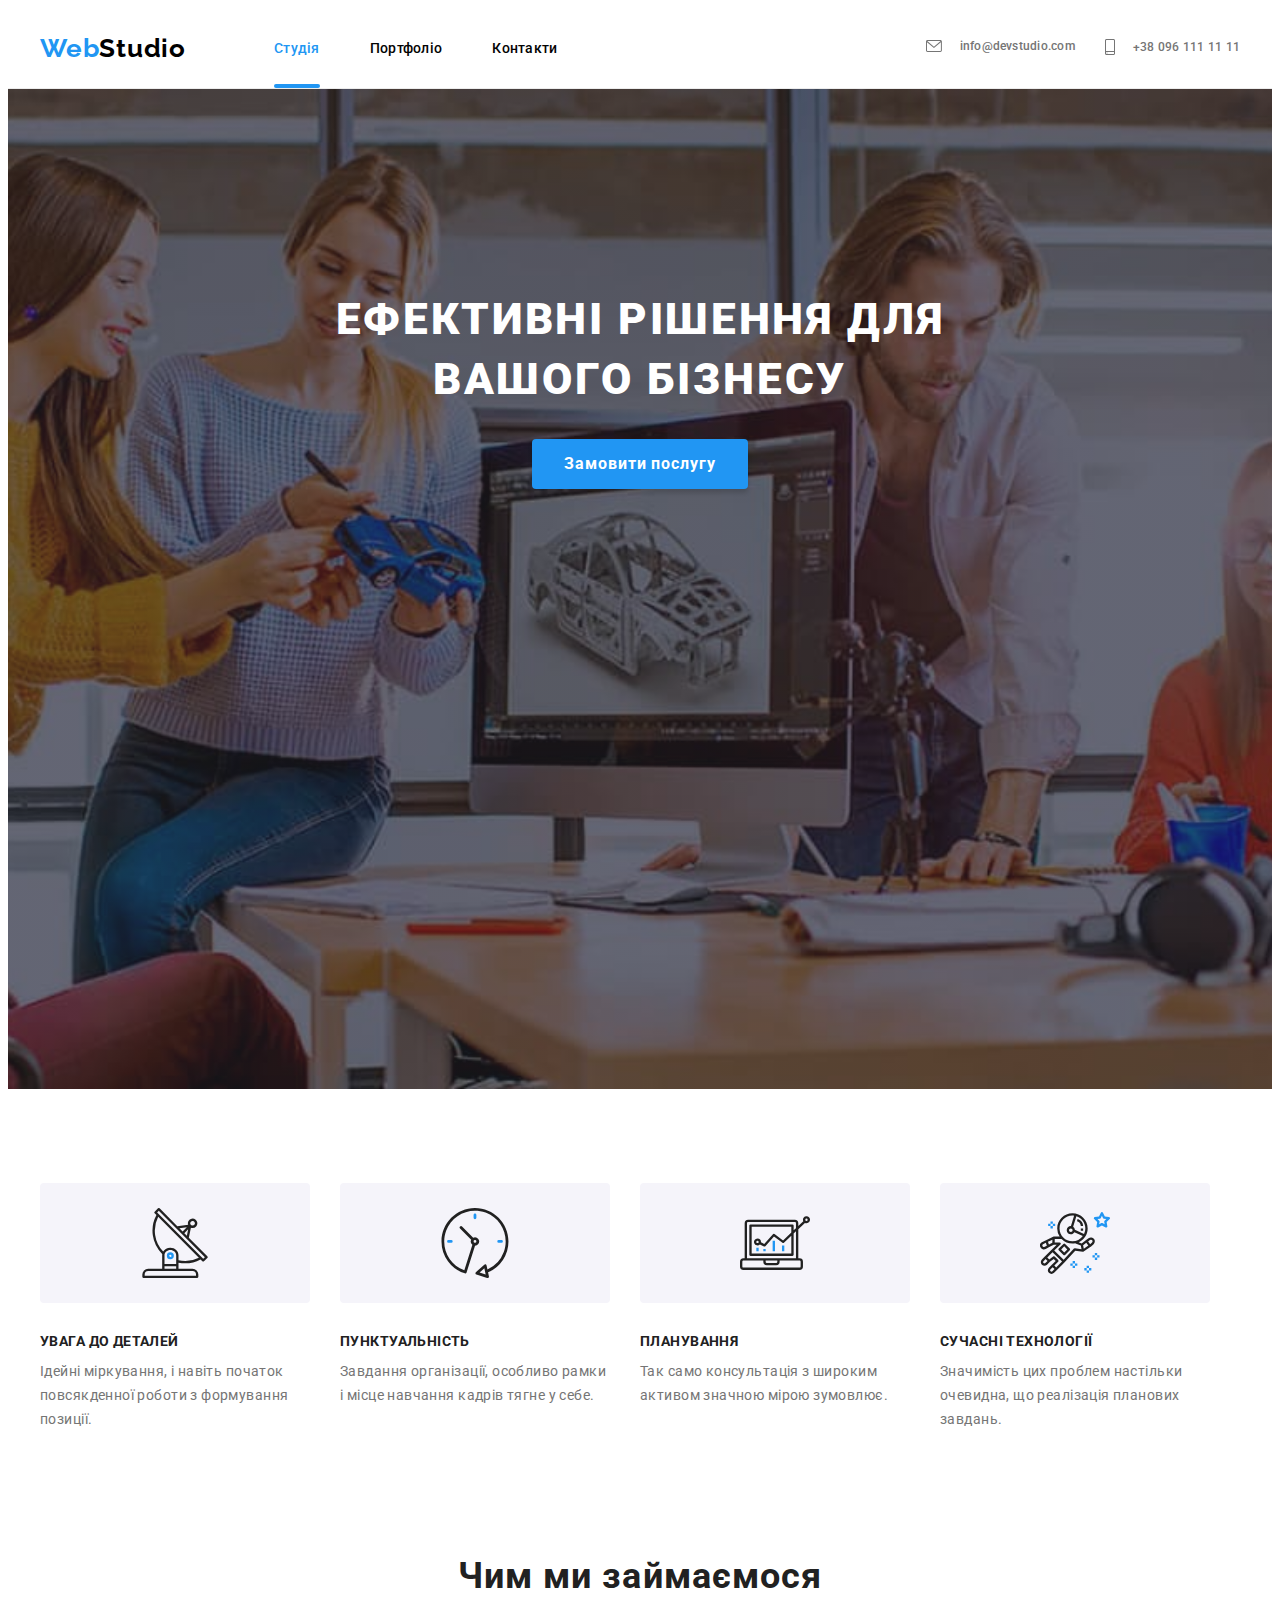
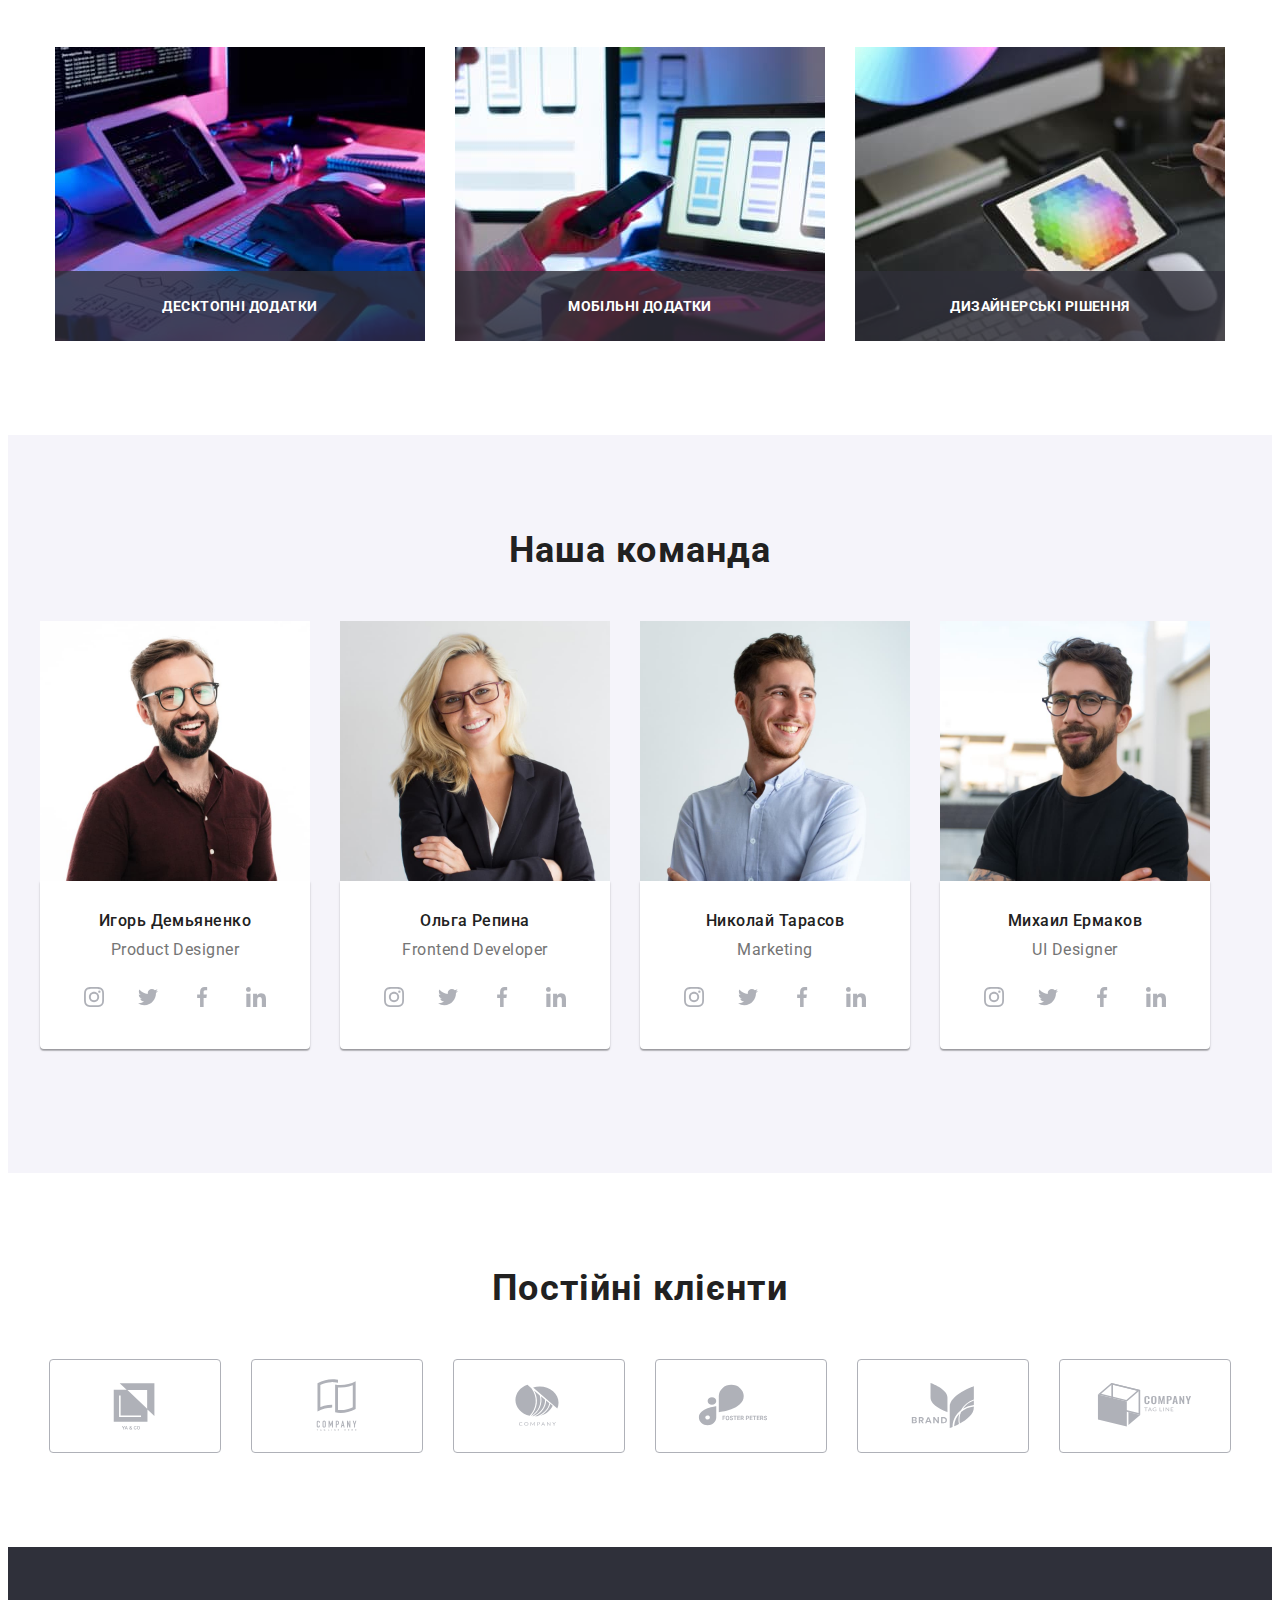
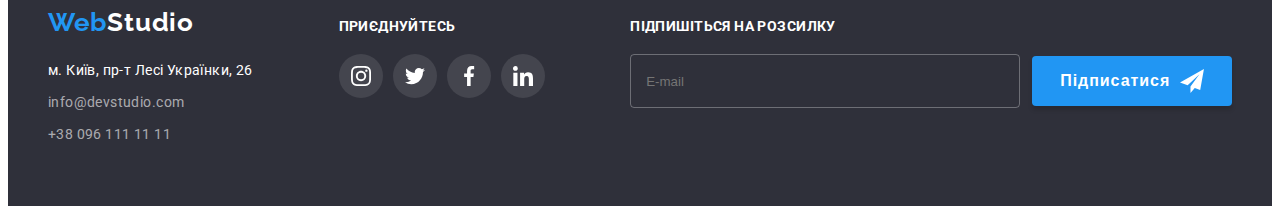
<file: index.html>
<!DOCTYPE html>
<html lang="uk">
  <head>
    <meta charset="UTF-8" />
    <meta http-equiv="X-UA-Compatible" content="IE=edge" />
    <meta name="viewport" content="width=device-width, initial-scale=1.0" />
    <title>Document</title>
    <link
      rel="stylesheet"
      href="https://cdnjs.cloudflare.com/ajax/libs/modern-normalize/1.1.0/modern-normalize.min.css"
      integrity="sha512-wpPYUAdjBVSE4KJnH1VR1HeZfpl1ub8YT/NKx4PuQ5NmX2tKuGu6U/JRp5y+Y8XG2tV+wKQpNHVUX03MfMFn9Q=="
      crossorigin="anonymous"
      referrerpolicy="no-referrer"
    />
    <link rel="preconnect" href="https://fonts.googleapis.com" />
    <link rel="preconnect" href="https://fonts.gstatic.com" crossorigin />
    <link
      href="https://fonts.googleapis.com/css2?family=Raleway:wght@700&family=Roboto:wght@400;500;700;900&display=swap"
      rel="stylesheet"
    />
    <link rel="stylesheet" href="./css/main.min.css" />
  </head>
  <body>
    <!--Header section-->
    <header class="header">
      <div class="container header__container">
        <a class="header-logo logo-dark link" lang="en" href="/">
          <span class="log">Web</span>Studio</a
        >
        <nav class="header__nav">
          <ul class="header__nav-list list">
            <li class="header__nav-item">
              <a class="header__nav-link header__nav-link-current link" href="/">Студія</a>
            </li>
            <li class="header__nav-item">
              <a class="header__nav-link link" href="./portfolio.html">Портфоліо</a>
            </li>
            <li class="header__nav-item"><a class="header__nav-link link" href="/">Контакти</a></li>
          </ul>
        </nav>
        <button class="mobile-menu-btn" type="button" data-menu-open>
          <svg class="mobile-menu-btn__icon" width="40" height="40">
            <use href="./images/icons.svg#icon-burger"></use>
          </svg>
        </button>
        <ul class="header__list list">
          <li class="header__item">
            <a class="header__link link" href="mailto:info@devstudio.com">
              <svg class="header__icon" width="16" height="12">
                <use href="./images/icons.svg#icon-mail"></use>
              </svg>
              info@devstudio.com</a
            >
          </li>
          <li class="header__item">
            <a class="header__link link" href="tel:+380961111111">
              <svg class="header__icon" width="10" height="16">
                <use href="./images/icons.svg#icon-smartphone"></use>
              </svg>
              +38 096 111 11 11</a
            >
          </li>
        </ul>
      </div>
      <div class="mobile-menu" data-menu>
        <div class="container mobile-menu__container">
          <button class="mobile-menu__close-btn" type="button" data-menu-close>
            <svg class="mobile-menu__close-icon" width="40" height="40">
              <use href="./images/icons.svg#icon-close-mobile"></use>
            </svg>
          </button>
          <ul class="mobile-menu__nav">
            <li class="mobile-menu__item list">
              <a class="mobile-menu__link mobile-menu__link-current link" href="/">Студія</a>
            </li>
            <li class="mobile-menu__item list">
              <a class="mobile-menu__link link" href="./portfolio.html">Портфоліо</a>
            </li>
            <li class="mobile-menu__item list">
              <a class="mobile-menu__link link" href="/">Контакти</a>
            </li>
          </ul>
          <ul class="mobile-menu__contacts">
            <li class="mobaile-menu__contact list"><a class="contaсt__link-tel link" href="tel:+380961111111">+38 096 111 11 11</a></li>
            <li class="mobaile-menu__contact list"><a class="contaсt__link-mail link" href="mailto:info@devstudio.com"">info@devstudio.com</a></li>
          </ul>
          <ul class="mobile-menu__socials">
            <li class="mobile-menu__social list"><a href="/" class="social__link link">Instagram</a></li>
            <li class="mobile-menu__social list"><a href="/" class="social__link link">Twitter</a></li>
            <li class="mobile-menu__social list"><a href="/" class="social__link link">Facebook</a></li>
            <li class="mobile-menu__social list"><a href="/" class="social__link link">LinkedIn</a></li>
          </ul>
        </div>
      </div>
    </header>
    <!-- Main section -->
    <main>
      <!--Hero section-->
      <section class="hero">
        <div class="container">
          <h1 class="hero__title">Ефективні рішення для вашого бізнесу</h1>
          <button class="hero__btn" type="button" data-modal-open>Замовити послугу</button>
        </div>
      </section>
      <!--Features section-->
      <section class="features section">
        <div class="container">
          <h2 class="features__title visually-hidden">Особливості</h2>
          <ul class="features__list list">
            <li class="features__item">
              <div class="features__thumb">
                <svg class="features__icon" width="70px" height="70px">
                  <use href="./images/icons.svg#icon-antenna"></use>
                </svg>
              </div>
              <h3 class="features__subtitle subtitle">УВАГА ДО ДЕТАЛЕЙ</h3>
              <p class="features__txt">
                Ідейні міркування, і навіть початок повсякденної роботи з формування позиції.
              </p>
            </li>
            <li class="features__item">
              <div class="features__thumb">
                <svg class="features__icon" width="70px" height="70px">
                  <use href="./images/icons.svg#icon-clock"></use>
                </svg>
              </div>
              <h3 class="features__subtitle subtitle">ПУНКТУАЛЬНІСТЬ</h3>
              <p class="features__txt">
                Завдання організації, особливо рамки і місце навчання кадрів тягне у себе.
              </p>
            </li>
            <li class="features__item">
              <div class="features__thumb">
                <svg class="features__icon" width="70px" height="70px">
                  <use href="./images/icons.svg#icon-diagram"></use>
                </svg>
              </div>
              <h3 class="features__subtitle subtitle">ПЛАНУВАННЯ</h3>
              <p class="features__txt">
                Так само консультація з широким активом значною мірою зумовлює.
              </p>
            </li>
            <li class="features__item">
              <div class="features__thumb">
                <svg class="features__icon" width="70px" height="70px">
                  <use href="./images/icons.svg#icon-astronaut"></use>
                </svg>
              </div>
              <h3 class="features__subtitle subtitle">СУЧАСНІ ТЕХНОЛОГІЇ</h3>
              <p class="features__txt">
                Значимість цих проблем настільки очевидна, що реалізація планових завдань.
              </p>
            </li>
          </ul>
        </div>
      </section>
      <!--Specialization section-->
      <section class="special section">
        <div class="container">
          <h2 class="title subtitle">Чим ми займаємося</h2>
          <ul class="special__list list">
            <li class="special__item">
              <img
                src="images/specialization/1img.jpg"
                alt="На столі монитор,планшет,клавіатура й конспект, з чім працюють руками"
                width="370"
                height="294"
              />
              <div class="special__overlay">
                <p class="special__text">Десктопні додатки</p>
              </div>
            </li>
            <li class="special__item">
              <img
                src="images/specialization/2img.jpg"
                alt="Сматрфон в одній руці, другою рукою на клавіатуре ноутбука"
                width="370"
                height="294"
              />
              <div class="special__overlay">
                <p class="special__text">Мобільні додатки</p>
              </div>
            </li>
            <li class="special__item">
              <img
                src="images/specialization/3img.jpg"
                alt="В руках планшет з пенселем"
                width="370"
                height="294"
              />
              <div class="special__overlay">
                <p class="special__text">Дизайнерські рішення</p>
              </div>
            </li>
          </ul>
        </div>
      </section>
      <!--Team section-->
      <section class="team section">
        <div class="container">
          <h2 class="title subtitle">Наша команда</h2>
          <ul class="team__list list">
            <li class="team__item ">
              <picture>
                <source srcset="./images/team/foto1-desktop.jpg 1x, ./images/team/foto1-desktop@2x.jpg 2x" media="(min-width: 1200px)"/>
                <source srcset="./images/team/foto1-tablet.jpg 1x, ./images/team/foto1-tablet@2x.jpg 2x" media="(min-width: 768px)"/>
                <source srcset="./images/team/foto1-mobile.jpg 1x, ./images/team/foto1-mobile@2x.jpg 2x" media="(max-width: 767px)"/>
              <img class="team__img"
                src="images/team/foto1-mobile.jpg"
                alt="Фотографія посміхаючого чоловіка в прозорих окулярах"/>
              </picture>
              <div class="team__wrapper">
                <h3 class="team__name subtitle">Игорь Демьяненко</h3>
                <p class="team__prof" lang="en">Product Designer</p>
                <ul class="socials__list list">
                  <li class="socials__item">
                    <a
                      class="socials__link link"
                      href=""
                      target="_blank"
                      rel="noreferrer noopener"
                      aria-label="instagram"
                    >
                      <svg class="socials__icon" width="20" height="20">
                        <use href="./images/icons.svg#icon-instagram"></use>
                      </svg>
                    </a>
                  </li>
                  <li class="socials__item">
                    <a
                      class="socials__link link"
                      href=""
                      target="_blank"
                      rel="noreferrer noopener"
                      aria-label="twitter"
                    >
                      <svg class="socials__icon" width="20" height="20">
                        <use href="./images/icons.svg#icon-twitter"></use></svg
                    ></a>
                  </li>
                  <li class="socials__item">
                    <a
                      class="socials__link link"
                      href=""
                      target="_blank"
                      rel="noreferrer noopener"
                      aria-label="facebook"
                    >
                      <svg class="socials__icon" width="20" height="20">
                        <use href="./images/icons.svg#icon-facebook"></use></svg
                    ></a>
                  </li>
                  <li class="socials__item">
                    <a
                      class="socials__link link"
                      href=""
                      target="_blank"
                      rel="noreferrer noopener"
                      aria-label="linkedin"
                    >
                      <svg class="socials__icon" width="20" height="20">
                        <use href="./images/icons.svg#icon-linkedin"></use></svg
                    ></a>
                  </li>
                </ul>
              </div>
            </li>
            <li class="team__item ">
              <picture>
                <source srcset="./images/team/foto2-desktop.jpg 1x, ./images/team/foto2-desktop@2x.jpg 2x" media="(min-width: 1200px)"/>
                <source srcset="./images/team/foto2-tablet.jpg 1x, ./images/team/foto2-tablet@2x.jpg 2x" media="(min-width: 768px)"/>
                <source srcset="./images/team/foto2-mobile.jpg 1x, ./images/team/foto2-mobile@2x.jpg 2x" media="(max-width: 767px)"/>
                <img class="team__img"
                src="images/team/foto2-mobile.jpg"
                alt="Фотографія посміхаючої жінки в прозорих окулярах"/>
              </picture>  
              <div class="team__wrapper">
                <h3 class="team__name subtitle">Ольга Репина</h3>
                <p class="team__prof" lang="en">Frontend Developer</p>
                <ul class="socials__list list">
                  <li class="socials__item">
                    <a
                      class="socials__link link"
                      href=""
                      target="_blank"
                      rel="noreferrer noopener"
                      aria-label="instagram"
                    >
                      <svg class="socials__icon" width="20" height="20">
                        <use href="./images/icons.svg#icon-instagram"></use>
                      </svg>
                    </a>
                  </li>
                  <li class="socials__item">
                    <a
                      class="socials__link link"
                      href=""
                      target="_blank"
                      rel="noreferrer noopener"
                      aria-label="twitter"
                    >
                      <svg class="socials__icon" width="20" height="20">
                        <use href="./images/icons.svg#icon-twitter"></use></svg
                    ></a>
                  </li>
                  <li class="socials__item">
                    <a
                      class="socials__link link"
                      href=""
                      target="_blank"
                      rel="noreferrer noopener"
                      aria-label="facebook"
                    >
                      <svg class="socials__icon" width="20" height="20">
                        <use href="./images/icons.svg#icon-facebook"></use></svg
                    ></a>
                  </li>
                  <li class="socials__item">
                    <a
                      class="socials__link link"
                      href=""
                      target="_blank"
                      rel="noreferrer noopener"
                      aria-label="linkedin"
                    >
                      <svg class="socials__icon" width="20" height="20">
                        <use href="./images/icons.svg#icon-linkedin"></use></svg
                    ></a>
                  </li>
                </ul>
              </div>
            </li>
            <li class="team__item ">
              <picture>
                <source srcset="./images/team/foto3-desktop.jpg 1x, ./images/team/foto3-desktop@2x.jpg 2x" media="(min-width: 1200px)"/>
                <source srcset="./images/team/foto3-tablet.jpg 1x, ./images/team/foto3-tablet@2x.jpg 2x" media="(min-width: 768px)"/>
                <source srcset="./images/team/foto3-mobile.jpg 1x, ./images/team/foto3-mobile@2x.jpg 2x" media="(max-width: 767px)"/>
              <img class="team__img"
                src="images/team/foto3-mobile.jpg"
                alt="Фотографія посміхаючого чоловіка"/>
              </picture>
              <div class="team__wrapper">
                <h3 class="team__name subtitle">Николай Тарасов</h3>
                <p class="team__prof" lang="en">Marketing</p>
                <ul class="socials__list list">
                  <li class="socials__item">
                    <a
                      class="socials__link link"
                      href=""
                      target="_blank"
                      rel="noreferrer noopener"
                      aria-label="instagram"
                    >
                      <svg class="socials__icon" width="20" height="20">
                        <use href="./images/icons.svg#icon-instagram"></use>
                      </svg>
                    </a>
                  </li>
                  <li class="socials__item">
                    <a
                      class="socials__link link"
                      href=""
                      target="_blank"
                      rel="noreferrer noopener"
                      aria-label="twitter"
                    >
                      <svg class="socials__icon" width="20" height="20">
                        <use href="./images/icons.svg#icon-twitter"></use></svg
                    ></a>
                  </li>
                  <li class="socials__item">
                    <a
                      class="socials__link link"
                      href=""
                      target="_blank"
                      rel="noreferrer noopener"
                      aria-label="facebook"
                    >
                      <svg class="socials__icon" width="20" height="20">
                        <use href="./images/icons.svg#icon-facebook"></use></svg
                    ></a>
                  </li>
                  <li class="socials__item">
                    <a
                      class="socials__link link"
                      href=""
                      target="_blank"
                      rel="noreferrer noopener"
                      aria-label="linkedin"
                    >
                      <svg class="socials__icon" width="20" height="20">
                        <use href="./images/icons.svg#icon-linkedin"></use></svg
                    ></a>
                  </li>
                </ul>
              </div>
            </li>
            <li class="team__item ">
              <picture>
                <source srcset="./images/team/foto4-desktop.jpg 1x, ./images/team/foto4-desktop@2x.jpg 2x" media="(min-width: 1200px)"/>
                <source srcset="./images/team/foto4-tablet.jpg 1x, ./images/team/foto4-tablet@2x.jpg 2x" media="(min-width: 768px)"/>
                <source srcset="./images/team/foto4-mobile.jpg 1x, ./images/team/foto4-mobile@2x.jpg 2x" media="(max-width: 767px)"/>
              <img class="team__img"
                src="images/team/foto4-mobile.jpg"
                alt="Фотографія посміхаючого чоловіка"/>
              </picture>
              <div class="team__wrapper">
                <h3 class="team__name subtitle">Михаил Ермаков</h3>
                <p class="team__prof" lang="en">UI Designer</p>
                <ul class="socials__list list">
                  <li class="socials__item">
                    <a
                      class="socials__link link"
                      href=""
                      target="_blank"
                      rel="noreferrer noopener"
                      aria-label="instagram"
                    >
                      <svg class="socials__icon" width="20" height="20">
                        <use href="./images/icons.svg#icon-instagram"></use>
                      </svg>
                    </a>
                  </li>
                  <li class="socials__item">
                    <a
                      class="socials__link link"
                      href=""
                      target="_blank"
                      rel="noreferrer noopener"
                      aria-label="twitter"
                    >
                      <svg class="socials__icon" width="20" height="20">
                        <use href="./images/icons.svg#icon-twitter"></use></svg
                    ></a>
                  </li>
                  <li class="socials__item">
                    <a
                      class="socials__link link"
                      href=""
                      target="_blank"
                      rel="noreferrer noopener"
                      aria-label="facebook"
                    >
                      <svg class="socials__icon" width="20" height="20">
                        <use href="./images/icons.svg#icon-facebook"></use></svg
                    ></a>
                  </li>
                  <li class="socials__item">
                    <a
                      class="socials__link link"
                      href=""
                      target="_blank"
                      rel="noreferrer noopener"
                      aria-label="linkedin"
                    >
                      <svg class="socials__icon" width="20" height="20">
                        <use href="./images/icons.svg#icon-linkedin"></use></svg
                    ></a>
                  </li>
                </ul>
              </div>
            </li>
          </ul>
        </div>
      </section>
      <!-- Clients section -->
      <section class="clients section">
        <div class="container">
          <h2 class="clients-title">Постійні клієнти</h2>
          <ul class="clients-list list">
            <li class="clients-item">
              <a class="clients-link link" href=""
                ><svg class="clients-icon" width="106" height="60">
                  <use href="./images/icons.svg#icon-logo"></use></svg
              ></a>
            </li>
            <li class="clients-item">
              <a class="clients-link link" href=""
                ><svg class="clients-icon" width="106" height="60">
                  <use href="./images/icons.svg#icon-logo-1"></use></svg
              ></a>
            </li>
            <li class="clients-item">
              <a class="clients-link link" href=""
                ><svg class="clients-icon" width="106" height="60">
                  <use href="./images/icons.svg#icon-logo-2"></use></svg
              ></a>
            </li>
            <li class="clients-item">
              <a class="clients-link link" href=""
                ><svg class="clients-icon" width="106" height="60">
                  <use href="./images/icons.svg#icon-logo-3"></use></svg
              ></a>
            </li>
            <li class="clients-item">
              <a class="clients-link link" href=""
                ><svg class="clients-icon" width="106" height="60">
                  <use href="./images/icons.svg#icon-logo-4"></use></svg
              ></a>
            </li>
            <li class="clients-item">
              <a class="clients-link link" href=""
                ><svg class="clients-icon" width="106" height="60">
                  <use href="./images/icons.svg#icon-logo-5"></use></svg
              ></a>
            </li>
          </ul>
        </div>
      </section>
    </main>
    <!--Footer section-->
    <footer class="footer">
      <div class="container footer__container">
        <div class="footer-group">
          <div class="footer-contacts">
            <a class="footer-logo logo-light link" lang="en" href="/">
              <span class="log">Web</span>Studio</a
            >
            <address class="footer-address">
              <p class="footer-address-txt">м. Київ, пр-т Лесі Українки, 26</p>
              <ul class="footer-address-list list">
                <li class="footer-address-list-item">
                  <a class="footer-address-list-item-link link" href="mailto:info@devstudio.com"
                    >info@devstudio.com</a
                  >
                </li>
                <li class="footer-address-list-item">
                  <a class="footer-address-list-item-link link" href="tel:+380961111111"
                    >+38 096 111 11 11</a
                  >
                </li>
              </ul>
            </address>
          </div>
          <div class="footer-socials">
            <p class="footer-title">приєднуйтесь</p>
            <ul class="footer-socials-list list">
              <li class="footer-socials-item">
                <a
                  class="footer-socials-link link"
                  href=""
                  target="_blank"
                  rel="noreferrer noopener"
                  aria-label="instagram"
                >
                  <svg class="footer-socials-icon" width="20" height="20">
                    <use href="./images/icons.svg#icon-instagram"></use>
                  </svg>
                </a>
              </li>
              <li class="footer-socials-item">
                <a
                  class="footer-socials-link link"
                  href=""
                  target="_blank"
                  rel="noreferrer noopener"
                  aria-label="twitter"
                >
                  <svg class="footer-socials-icon" width="20" height="20">
                    <use href="./images/icons.svg#icon-twitter"></use></svg
                ></a>
              </li>
              <li class="footer-socials-item">
                <a
                  class="footer-socials-link link"
                  href=""
                  target="_blank"
                  rel="noreferrer noopener"
                  aria-label="facebook"
                >
                  <svg class="footer-socials-icon" width="20" height="20">
                    <use href="./images/icons.svg#icon-facebook"></use></svg
                ></a>
              </li>
              <li class="footer-socials-item">
                <a
                  class="footer-socials-link link"
                  href=""
                  target="_blank"
                  rel="noreferrer noopener"
                  aria-label="linkedin"
                >
                  <svg class="footer-socials-icon" width="20" height="20">
                    <use href="./images/icons.svg#icon-linkedin"></use></svg
                ></a>
              </li>
            </ul>
          </div>
          <div class="footer-subs">
            <p class="footer-subs-title">Підпишіться на розсилку</p>
            <form class="footer-subs-form">
              <label class="footer-subs-group">
                <input
                  class="footer-subs-input"
                  type="email"
                  name="user-mail"
                  placeholder="E-mail"
                  required
                />
              </label>
              <button class="footer-subs-btn" type="submit">
                Підписатися
                <svg class="footer-subs-btn-icon" width="24px" height="24px">
                  <use href="./images/icons.svg#icon-icon-send"></use>
                </svg>
              </button>
            </form>
          </div>
        </div>
      </div>
    </footer>
    <!-- Modal window-->
    <div class="backdrop is-hidden" data-modal>
      <div class="modal">
        <button class="modal-btn" data-modal-close>
          <svg class="modal-btn-icon" width="18px" height="18px">
            <use href="./images/icons.svg#icon-close-black-18dp-2-1"></use>
          </svg>
        </button>
        <form class="register-form">
          <strong class="register-form-title">Залиште свої дані, ми вам передзвонимо</strong>
          <div class="register-form-group" role="group">
            <label class="register-form-wrap">
              <span class="register-form-label">Ім'я</span>
              <input
                class="register-form-input"
                type="text"
                name="username"
                required
                minlength="3"
              />
              <svg class="register-form-icon" width="18" height="18">
                <use href="./images/icons.svg#icon-person"></use>
              </svg>
            </label>
            <label class="register-form-wrap">
              <span class="register-form-label">Телефон</span>
              <input
                class="register-form-input"
                type="tel"
                name="phone_number"
                required
                maxlength="12"
              />
              <svg class="register-form-icon" width="18" height="18">
                <use href="./images/icons.svg#icon-phone"></use>
              </svg>
            </label>
            <label class="register-form-wrap">
              <span class="register-form-label">Пошта</span>
              <input class="register-form-input" type="email" name="email" required />
              <svg class="register-form-icon" width="18" height="18">
                <use href="./images/icons.svg#icon-email"></use>
              </svg>
            </label>
            <label class="register-form-wrap">
              <span class="register-form-label">Коментар</span>
              <textarea class="register-form-message" placeholder="Введіть текст"></textarea>
            </label>
          </div>
          <label class="register-form-agreement">
            <input
              class="register-checkbox visually-hidden"
              type="checkbox"
              name="agreement"
              required
            />
            <svg class="register-icon" width="16" height="15">
              <use class="register-icon-uncheck" href="./images/icons.svg#icon-Vector"></use>
              <use class="register-icon-check" href="./images/icons.svg#icon-check"></use>
            </svg>
            <span class="register-form-agreement-text"
              >Погоджуюся з розсилкою та приймаю
              <a class="register-form-agreement-link" href="">Умови договору</a></span
            >
          </label>
          <button class="register-form-btn" type="submit">Відправити</button>
        </form>
      </div>
    </div>
  
    <script src="./js/menu.js"></script>
    <script src="./js/modal.js"></script>
  </body>
</html>
</file>
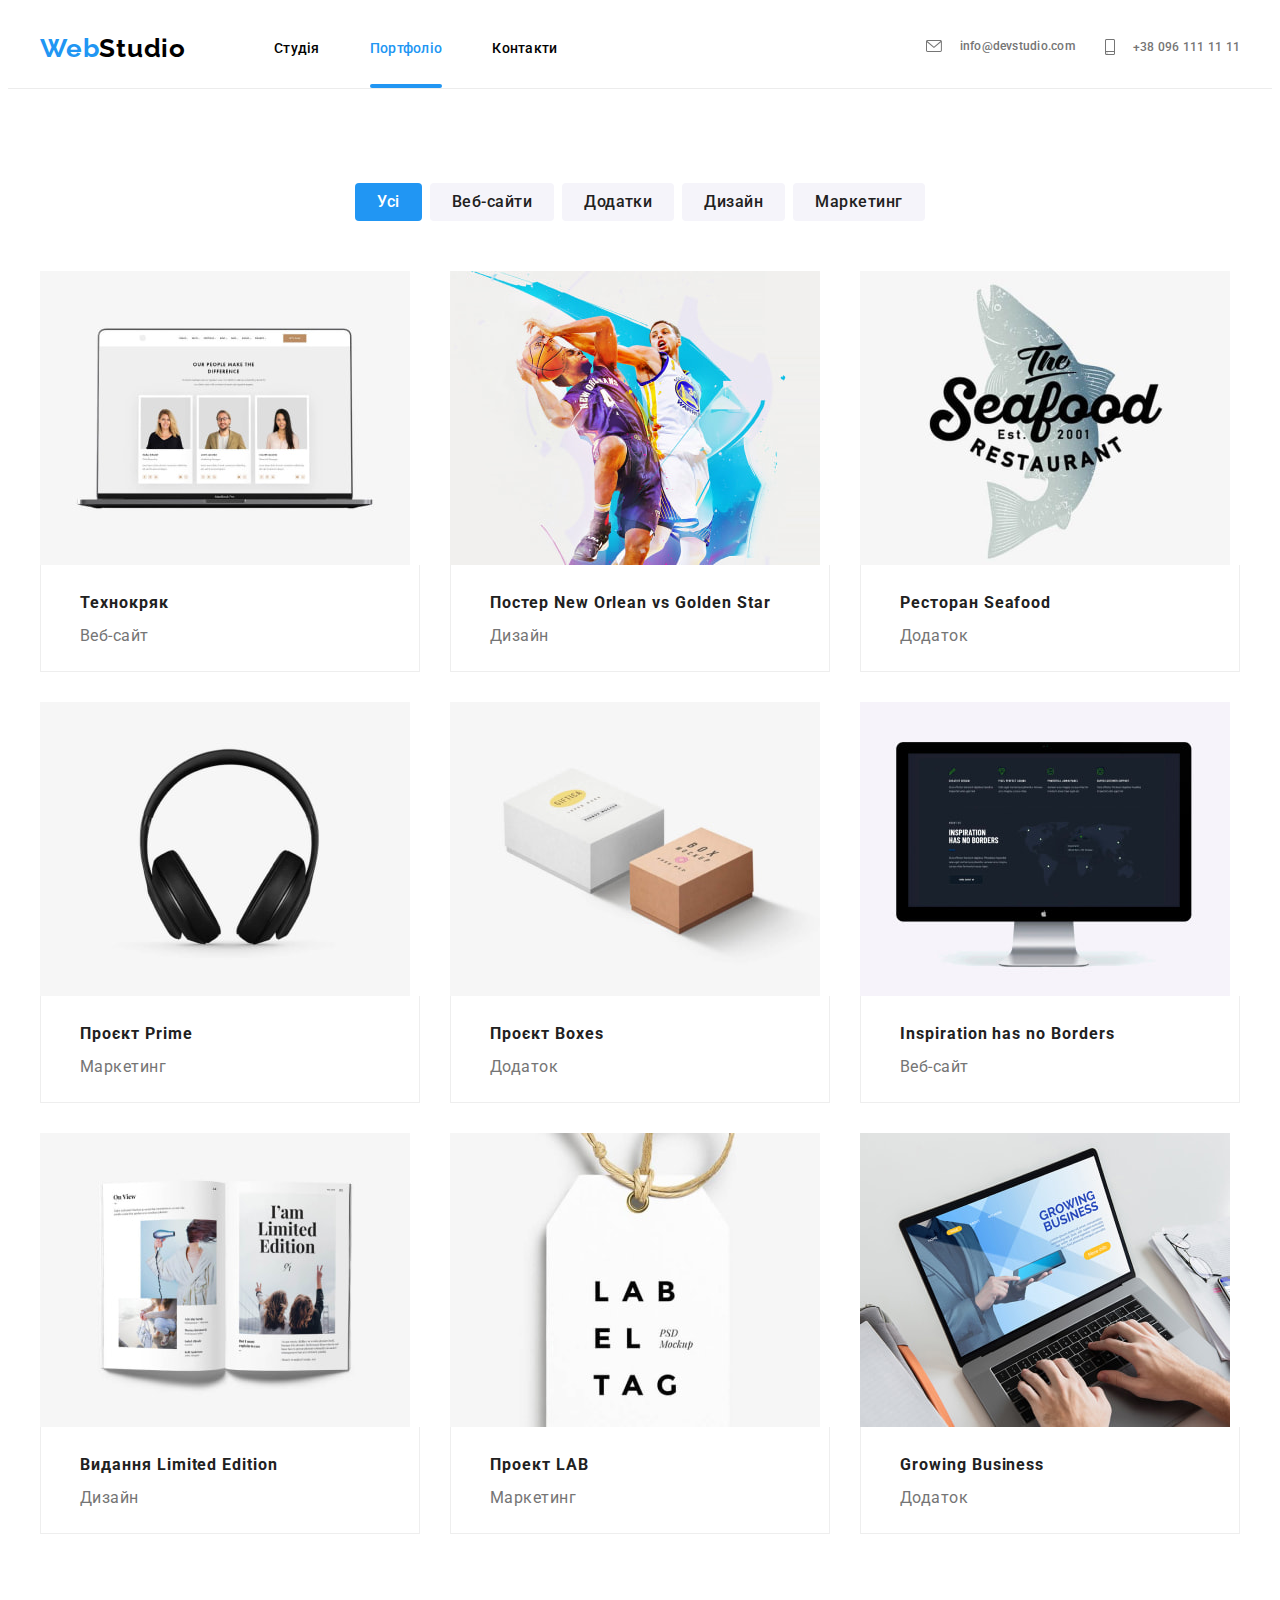
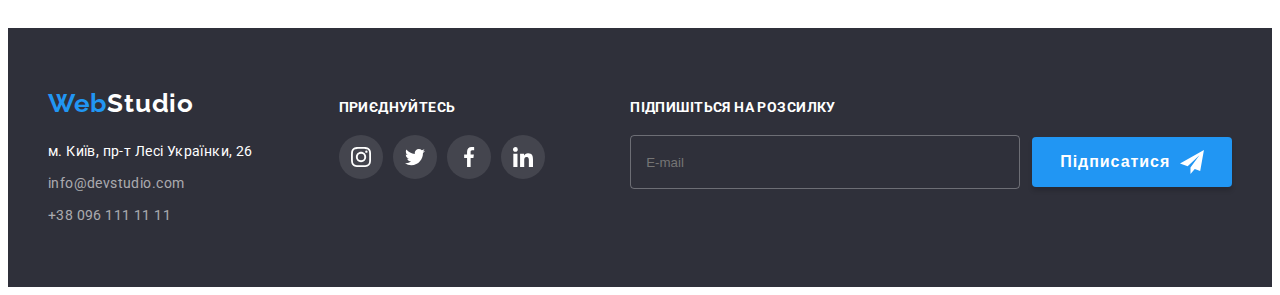
<file: portfolio.html>
<!DOCTYPE html>
<html lang="uk">
  <head>
    <meta charset="UTF-8" />
    <meta http-equiv="X-UA-Compatible" content="IE=edge" />
    <meta name="viewport" content="width=device-width, initial-scale=1.0" />
    <title>Document</title>
    <link
      rel="stylesheet"
      href="https://cdnjs.cloudflare.com/ajax/libs/modern-normalize/1.1.0/modern-normalize.min.css"
      integrity="sha512-wpPYUAdjBVSE4KJnH1VR1HeZfpl1ub8YT/NKx4PuQ5NmX2tKuGu6U/JRp5y+Y8XG2tV+wKQpNHVUX03MfMFn9Q=="
      crossorigin="anonymous"
      referrerpolicy="no-referrer"
    />
    <link rel="preconnect" href="https://fonts.googleapis.com" />
    <link rel="preconnect" href="https://fonts.gstatic.com" crossorigin />
    <link
      href="https://fonts.googleapis.com/css2?family=Raleway:wght@700&family=Roboto:wght@400;500;700;900&display=swap"
      rel="stylesheet"
    />
    <link rel="stylesheet" href="./css/main.min.css" />
  </head>
  <body>
    <!--Header section-->
     <header class="header">
      <div class="container header__container">
        <a class="header-logo logo-dark link" lang="en" href="/">
          <span class="log">Web</span>Studio</a
        >
        <nav class="header__nav">
          <ul class="header__nav-list list">
            <li class="header__nav-item">
              <a class="header__nav-link link" href="./index.html">Студія</a>
            </li>
            <li class="header__nav-item">
              <a class="header__nav-link header__nav-link-current link" href="./portfolio.html">Портфоліо</a>
            </li>
            <li class="header__nav-item"><a class="header__nav-link link" href="/">Контакти</a></li>
          </ul>
        </nav>
        <button class="mobile-menu-btn" type="button" data-menu-open>
          <svg class="mobile-menu-btn__icon" width="40" height="40">
            <use href="./images/icons.svg#icon-burger"></use>
          </svg>
        </button>
        <ul class="header__list list">
          <li class="header__item">
            <a class="header__link link" href="mailto:info@devstudio.com">
              <svg class="header__icon" width="16" height="12">
                <use href="./images/icons.svg#icon-mail"></use>
              </svg>
              info@devstudio.com</a
            >
          </li>
          <li class="header__item">
            <a class="header__link link" href="tel:+380961111111">
              <svg class="header__icon" width="10" height="16">
                <use href="./images/icons.svg#icon-smartphone"></use>
              </svg>
              +38 096 111 11 11</a
            >
          </li>
        </ul>
      </div>
      <div class="mobile-menu" data-menu>
        <div class="container mobile-menu__container">
          <button class="mobile-menu__close-btn" type="button" data-menu-close>
            <svg class="mobile-menu__close-icon" width="40" height="40">
              <use href="./images/icons.svg#icon-close-mobile"></use>
            </svg>
          </button>
          <ul class="mobile-menu__nav">
            <li class="mobile-menu__item list">
              <a class="mobile-menu__link link" href="./index.html">Студія</a>
            </li>
            <li class="mobile-menu__item list">
              <a class="mobile-menu__link mobile-menu__link-current link" href="/">Портфоліо</a>
            </li>
            <li class="mobile-menu__item list">
              <a class="mobile-menu__link link" href="/">Контакти</a>
            </li>
          </ul>
          <ul class="mobile-menu__contacts">
            <li class="mobaile-menu__contact list"><a class="contaсt__link-tel link" href="tel:+380961111111">+38 096 111 11 11</a></li>
            <li class="mobaile-menu__contact list"><a class="contaсt__link-mail link" href="mailto:info@devstudio.com"">info@devstudio.com</a></li>
          </ul>
          <ul class="mobile-menu__socials">
            <li class="mobile-menu__social list"><a href="/" class="social__link link">Instagram</a></li>
            <li class="mobile-menu__social list"><a href="/" class="social__link link">Twitter</a></li>
            <li class="mobile-menu__social list"><a href="/" class="social__link link">Facebook</a></li>
            <li class="mobile-menu__social list"><a href="/" class="social__link link">LinkedIn</a></li>
          </ul>
        </div>
      </div>
    </header>
    <!-- Main section portfolio-->
    <main>
      <section class="portfolio section">
        <div class="container">
          <h1 class="visually-hidden">Портфоліо</h1>
          <ul class="portfolio-filtr list">
            <li class="">
              <button class="portfolio-filtr-btn btn-current" type="button">Усі</button>
            </li>
            <li class="">
              <button class="portfolio-filtr-btn" type="button">Веб-сайти</button>
            </li>
            <li class="">
              <button class="portfolio-filtr-btn" type="button">Додатки</button>
            </li>
            <li class="">
              <button class="portfolio-filtr-btn" type="button">Дизайн</button>
            </li>
            <li class="">
              <button class="portfolio-filtr-btn" type="button">Маркетинг</button>
            </li>
          </ul>
          <ul class="portfolio-list list card-set">
            <li class="card-set-item portfolio-item">
              <a class="portfolio-link link" href="">
                <div class="portfolio-item-overlay">
                  <picture>
                  <source srcset="./images/portfolio/img1-desktop.jpg 1x, ./images/portfolio/img1-desktop@2x.jpg 2x" media="(min-width: 1200px)"/>
                  <source srcset="./images/portfolio/img1-tablet.jpg 1x, ./images/portfolio/img1-tablet@2x.jpg 2x" media="(min-width: 768px)"/>  
                  <source srcset="./images/portfolio/img1-mobile.jpg 1x, ./images/portfolio/img1-mobile@2x.jpg 2x" media="(max-width: 767px)"/>    
                  <img
                    class="portfolio-img"
                    src="./images/portfolio/img1-mobile.jpg"
                    alt="Відкритий ноутбук"
                  />
                </picture>
                  <div class="portfolio-overlay">
                    <p class="portfolio-overlay-txt">
                      Ресурс пропонує комплексні пропозиції з різним рівнем функціоналу та сервісів.
                      Все це дозволить відвідувачу отримати вичерпні відомості про компанію чи
                      приватну особу.
                    </p>
                  </div>
                </div>
                <div class="portfolio-wrapper">
                  <h2 class="portfolio-subtitle">Технокряк</h2>
                  <p class="portfolio-txt">Веб-сайт</p>
                </div>
              </a>
            </li>
            <li class="card-set-item portfolio-item">
              <a class="portfolio-link link" href="">
                <div class="portfolio-item-overlay">
                  <picture>
                  <source srcset="./images/portfolio/img2-desktop.jpg 1x, ./images/portfolio/img2-desktop@2x.jpg 2x" media="(min-width: 1200px)"/>
                  <source srcset="./images/portfolio/img2-tablet.jpg 1x, ./images/portfolio/img2-tablet@2x.jpg 2x" media="(min-width: 768px)"/>  
                  <source srcset="./images/portfolio/img2-mobile.jpg 1x, ./images/portfolio/img2-mobile@2x.jpg 2x" media="(max-width: 767px)"/>
                  <img
                    class="portfolio-img"
                    src="./images/portfolio/img2-mobile.jpg"
                    alt="Два баскетболіста с м'ячем"
                  />
                  </picture>
                  <div class="portfolio-overlay">
                    <p class="portfolio-overlay-txt">
                      Ресурс пропонує комплексні пропозиції з різним рівнем функціоналу та сервісів.
                      Все це дозволить відвідувачу отримати вичерпні відомості про компанію чи
                      приватну особу.
                    </p>
                  </div>
                </div>
                <div class="portfolio-wrapper">
                  <h2 class="portfolio-subtitle">Постер New Orlean vs Golden Star</h2>
                  <p class="portfolio-txt">Дизайн</p>
                </div>
              </a>
            </li>
            <li class="card-set-item portfolio-item">
              <a class="portfolio-link link" href="">
                <div class="portfolio-item-overlay">
                  <picture>
                  <source srcset="./images/portfolio/img3-desktop.jpg 1x, ./images/portfolio/img3-desktop@2x.jpg 2x" media="(min-width: 1200px)"/>
                  <source srcset="./images/portfolio/img3-tablet.jpg 1x, ./images/portfolio/img3-tablet@2x.jpg 2x" media="(min-width: 768px)"/>  
                  <source srcset="./images/portfolio/img3-mobile.jpg 1x, ./images/portfolio/img3-mobile@2x.jpg 2x" media="(max-width: 767px)"/>
                  <img
                    class="portfolio-img"
                    src="./images/portfolio/img3-mobile.jpg"
                    alt="Логотип у формі риби"
                  />
                  </picture>
                  <div class="portfolio-overlay">
                    <p class="portfolio-overlay-txt">
                      Ресурс пропонує комплексні пропозиції з різним рівнем функціоналу та сервісів.
                      Все це дозволить відвідувачу отримати вичерпні відомості про компанію чи
                      приватну особу.
                    </p>
                  </div>
                </div>
                <div class="portfolio-wrapper">
                  <h2 class="portfolio-subtitle">Ресторан Seafood</h2>
                  <p class="portfolio-txt">Додаток</p>
                </div>
              </a>
            </li>
            <li class="card-set-item portfolio-item">
              <a class="portfolio-link link" href="">
                <div class="portfolio-item-overlay">
                  <picture>
                  <source srcset="./images/portfolio/img4-desktop.jpg 1x, ./images/portfolio/img4-desktop@2x.jpg 2x" media="(min-width: 1200px)"/>
                  <source srcset="./images/portfolio/img4-tablet.jpg 1x, ./images/portfolio/img4-tablet@2x.jpg 2x" media="(min-width: 768px)"/>  
                  <source srcset="./images/portfolio/img4-mobile.jpg 1x, ./images/portfolio/img4-mobile@2x.jpg 2x" media="(max-width: 767px)"/>
                  <img
                    class="portfolio-img"
                    src="./images/portfolio/img4-mobile.jpg"
                    alt="Навушники"
                  />
                  </picture>
                  <div class="portfolio-overlay">
                    <p class="portfolio-overlay-txt">
                      Ресурс пропонує комплексні пропозиції з різним рівнем функціоналу та сервісів.
                      Все це дозволить відвідувачу отримати вичерпні відомості про компанію чи
                      приватну особу.
                    </p>
                  </div>
                </div>
                <div class="portfolio-wrapper">
                  <h2 class="portfolio-subtitle">Проєкт Prime</h2>
                  <p class="portfolio-txt">Маркетинг</p>
                </div>
              </a>
            </li>
            <li class="card-set-item portfolio-item">
              <a class="portfolio-link link" href="">
                <div class="portfolio-item-overlay">
                  <picture>
                  <source srcset="./images/portfolio/img5-desktop.jpg 1x, ./images/portfolio/img5-desktop@2x.jpg 2x" media="(min-width: 1200px)"/>
                  <source srcset="./images/portfolio/img5-tablet.jpg 1x, ./images/portfolio/img5-tablet@2x.jpg 2x" media="(min-width: 768px)"/>  
                  <source srcset="./images/portfolio/img5-mobile.jpg 1x, ./images/portfolio/img5-mobile@2x.jpg 2x" media="(max-width: 767px)"/>
                  <img
                    class="portfolio-img"
                    src="./images/portfolio/img5-mobile.jpg"
                    alt="Дві коробочки"
    
                  />
                  </picture>
                  <div class="portfolio-overlay">
                    <p class="portfolio-overlay-txt">
                      Ресурс пропонує комплексні пропозиції з різним рівнем функціоналу та сервісів.
                      Все це дозволить відвідувачу отримати вичерпні відомості про компанію чи
                      приватну особу.
                    </p>
                  </div>
                </div>
                <div class="portfolio-wrapper">
                  <h2 class="portfolio-subtitle">Проєкт Boxes</h2>
                  <p class="portfolio-txt">Додаток</p>
                </div>
              </a>
            </li>
            <li class="card-set-item portfolio-item">
              <a class="portfolio-link link" href="">
                <div class="portfolio-item-overlay">
                  
                  <picture>
                  <source srcset="./images/portfolio/img6-desktop.jpg 1x, ./images/portfolio/img6-desktop@2x.jpg 2x" media="(min-width: 1200px)"/>
                  <source srcset="./images/portfolio/img6-tablet.jpg 1x, ./images/portfolio/img6-tablet@2x.jpg 2x" media="(min-width: 768px)"/>  
                  <source srcset="./images/portfolio/img6-mobile.jpg 1x, ./images/portfolio/img6-mobile@2x.jpg 2x" media="(max-width: 767px)"/>
                    <img
                    class="portfolio-img"
                    src="./images/portfolio/img6-mobile.jpg"
                    alt="Монітор"
                    
                  />
                  </picture>
                  <div class="portfolio-overlay">
                    <p class="portfolio-overlay-txt">
                      Ресурс пропонує комплексні пропозиції з різним рівнем функціоналу та сервісів.
                      Все це дозволить відвідувачу отримати вичерпні відомості про компанію чи
                      приватну особу.
                    </p>
                  </div>
                </div>
                <div class="portfolio-wrapper">
                  <h2 class="portfolio-subtitle">Inspiration has no Borders</h2>
                  <p class="portfolio-txt">Веб-сайт</p>
                </div>
              </a>
            </li>
            <li class="card-set-item portfolio-item">
              <a class="portfolio-link link" href="">
                <div class="portfolio-item-overlay">
                  <picture>
                  <source srcset="./images/portfolio/img7-desktop.jpg 1x, ./images/portfolio/img7-desktop@2x.jpg 2x" media="(min-width: 1200px)"/>
                  <source srcset="./images/portfolio/img7-tablet.jpg 1x, ./images/portfolio/img7-tablet@2x.jpg 2x" media="(min-width: 768px)"/>  
                  <source srcset="./images/portfolio/img7-mobile.jpg 1x, ./images/portfolio/img7-mobile@2x.jpg 2x" media="(max-width: 767px)"/>
                  <img
                    class="portfolio-img"
                    src="./images/portfolio/img7-mobile.jpg"
                    alt="Розкритий журнал з картинками у ньому"
                  
                  />
                  </picture>
                  <div class="portfolio-overlay">
                    <p class="portfolio-overlay-txt">
                      Ресурс пропонує комплексні пропозиції з різним рівнем функціоналу та сервісів.
                      Все це дозволить відвідувачу отримати вичерпні відомості про компанію чи
                      приватну особу.
                    </p>
                  </div>
                </div>
                <div class="portfolio-wrapper">
                  <h2 class="portfolio-subtitle">Видання Limited Edition</h2>
                  <p class="portfolio-txt">Дизайн</p>
                </div>
              </a>
            </li>
            <li class="card-set-item portfolio-item">
              <a class="portfolio-link link" href="">
                <div class="portfolio-item-overlay">
                  
                  <picture>
                  <source srcset="./images/portfolio/img8-desktop.jpg 1x, ./images/portfolio/img8-desktop@2x.jpg 2x" media="(min-width: 1200px)"/>
                  <source srcset="./images/portfolio/img8-tablet.jpg 1x, ./images/portfolio/img8-tablet@2x.jpg 2x" media="(min-width: 768px)"/>  
                  <source srcset="./images/portfolio/img8-mobile.jpg 1x, ./images/portfolio/img8-mobile@2x.jpg 2x" media="(max-width: 767px)"/>
                    <img
                    class="portfolio-img"
                    src="./images/portfolio/img8-mobile.jpg"
                    alt="Етикетка"
                    
                  />
                  </picture>
                  <div class="portfolio-overlay">
                    <p class="portfolio-overlay-txt">
                      Ресурс пропонує комплексні пропозиції з різним рівнем функціоналу та сервісів.
                      Все це дозволить відвідувачу отримати вичерпні відомості про компанію чи
                      приватну особу.
                    </p>
                  </div>
                </div>
                <div class="portfolio-wrapper">
                  <h2 class="portfolio-subtitle">Проект LAB</h2>
                  <p class="portfolio-txt">Маркетинг</p>
                </div>
              </a>
            </li>
            <li class="card-set-item portfolio-item">
              <a class="portfolio-link link" href="">
                <div class="portfolio-item-overlay">
                  <picture>
                  <source srcset="./images/portfolio/img9-desktop.jpg 1x, ./images/portfolio/img9-desktop@2x.jpg 2x" media="(min-width: 1200px)"/>
                  <source srcset="./images/portfolio/img9-tablet.jpg 1x, ./images/portfolio/img9-tablet@2x.jpg 2x" media="(min-width: 768px)"/>  
                  <source srcset="./images/portfolio/img9-mobile.jpg 1x, ./images/portfolio/img9-mobile@2x.jpg 2x" media="(max-width: 767px)"/>
                  <img
                    class="portfolio-img"
                    src="./images/portfolio/img9-mobile.jpg"
                    alt="Руки на клавіатурі міні-ноутбука"
                  
                  />
                  </picture>
                  <div class="portfolio-overlay">
                    <p class="portfolio-overlay-txt">
                      Ресурс пропонує комплексні пропозиції з різним рівнем функціоналу та сервісів.
                      Все це дозволить відвідувачу отримати вичерпні відомості про компанію чи
                      приватну особу.
                    </p>
                  </div>
                </div>
                <div class="portfolio-wrapper">
                  <h2 class="portfolio-subtitle">Growing Business</h2>
                  <p class="portfolio-txt">Додаток</p>
                </div>
              </a>
            </li>
          </ul>
        </div>
      </section>
    </main>
    <!--Footer section-->
    <footer class="footer">
      <div class="container">
        <div class="footer-group">
          <div class="footer-contacts">
            <a class="footer-logo logo-light link" lang="en" href="/">
              <span class="log">Web</span>Studio</a
            >
            <address class="footer-address">
              <p class="footer-address-txt">м. Київ, пр-т Лесі Українки, 26</p>
              <ul class="footer-address-list list">
                <li class="footer-address-list-item">
                  <a class="footer-address-list-item-link link" href="mailto:info@devstudio.com"
                    >info@devstudio.com</a
                  >
                </li>
                <li class="footer-address-list-item">
                  <a class="footer-address-list-item-link link" href="tel:+380961111111"
                    >+38 096 111 11 11</a
                  >
                </li>
              </ul>
            </address>
          </div>
          <div class="footer-socials">
            <h2 class="footer-title">приєднуйтесь</h2>
            <ul class="footer-socials-list list">
              <li class="footer-socials-item">
                <a
                  class="footer-socials-link link"
                  href=""
                  target="_blank"
                  rel="noreferrer noopener"
                  aria-label="instagram"
                >
                  <svg class="footer-socials-icon" width="20" height="20">
                    <use href="./images/icons.svg#icon-instagram"></use>
                  </svg>
                </a>
              </li>
              <li class="footer-socials-item">
                <a
                  class="footer-socials-link link"
                  href=""
                  target="_blank"
                  rel="noreferrer noopener"
                  aria-label="twitter"
                >
                  <svg class="footer-socials-icon" width="20" height="20">
                    <use href="./images/icons.svg#icon-twitter"></use></svg
                ></a>
              </li>
              <li class="footer-socials-item">
                <a
                  class="footer-socials-link link"
                  href=""
                  target="_blank"
                  rel="noreferrer noopener"
                  aria-label="facebook"
                >
                  <svg class="footer-socials-icon" width="20" height="20">
                    <use href="./images/icons.svg#icon-facebook"></use></svg
                ></a>
              </li>
              <li class="footer-socials-item">
                <a
                  class="footer-socials-link link"
                  href=""
                  target="_blank"
                  rel="noreferrer noopener"
                  aria-label="linkedin"
                >
                  <svg class="footer-socials-icon" width="20" height="20">
                    <use href="./images/icons.svg#icon-linkedin"></use></svg
                ></a>
              </li>
            </ul>
          </div>
          <div class="footer-subs">
            <h2 class="footer-subs-title">Підпишіться на розсилку</h2>
            <form class="footer-subs-form">
              <label class="footer-subs-group">
                <input
                  class="footer-subs-input"
                  type="email"
                  name="user-mail"
                  placeholder="E-mail"
                  required
                />
              </label>
              <button class="footer-subs-btn" type="submit">
                Підписатися
                <svg class="footer-subs-btn-icon" width="24px" height="24px">
                  <use href="./images/icons.svg#icon-icon-send"></use>
                </svg>
              </button>
            </form>
          </div>
        </div>
      </div>
    </footer>

   <script src="./js/menu.js"></script>  
  </body>
</html>
</file>
<file: css/main.min.css>
﻿:root{--main-font: "Roboto", sans-serif;--secondery-font: "Raleway", sans-serif;--main-txt-cl: #757575;--accent-txt-cl: #2196f3;--subtitle-txt-cl: #030303;--additional-txt-cl:#AFB1B8;--additional-dark-txt-cl:#212121;--dark-bg-cl: #2f303a;--light-bg-cl: #f5f4fa;--indent: 30px;--itens: 4;--time: 250ms cubic-bezier(0.4, 0, 0.2, 1)}.visually-hidden{position:absolute;width:1px;height:1px;margin:-1px;border:0;padding:0;white-space:nowrap;clip-path:inset(100%);clip:rect(0 0 0 0);overflow:hidden}.portfolio-overlay,.clients-link,.socials__link,.socials__list,.hero__btn,.footer-socials-link,.footer-socials-list,.register-form-agreement,.modal-btn{display:flex;align-items:center;justify-content:center}h1,h2,h3,h4,h5,h6,p{margin:0}img{display:block}.link{text-decoration:none;color:currentColor}.list{list-style:none;margin:0;padding:0}body{font-family:var(--main-font);color:var(--main-txt-cl)}.subtitle{color:var(--additional-dark-txt-cl)}.card-set{display:flex;flex-wrap:wrap;justify-content:center;gap:var(--indent)}@media screen and (min-width: 768px){.card-set{justify-content:flex-start}}.card-set-item{flex-basis:calc((100% - var(--indent)*(var(--itens) - 1))/var(--itens))}.container{padding-left:15px;padding-right:15px;margin-left:auto;margin-right:auto}@media screen and (min-width: 480px){.container{width:480px}}@media screen and (min-width: 768px){.container{width:768px}}@media screen and (min-width: 1200px){.container{width:1200px}}.section{padding-top:60px;padding-bottom:60px}@media screen and (min-width: 1200px){.section{padding-top:94px;padding-bottom:94px}}.backdrop{position:fixed;top:0;left:0;width:100%;height:100%;background-color:rgba(0,0,0,.2);opacity:1;transition:opacity 500ms ease-in-out 200ms,visibility 500ms ease-in-out 200ms}.backdrop.is-hidden{opacity:0;visibility:hidden;pointer-events:none}.modal{position:absolute;top:50%;left:50%;transform:translate(-50%, -50%) scale(1) rotate(0);max-width:450px;padding:40px;background-color:#fff;box-shadow:0px 1px 3px rgba(0,0,0,.12),0px 1px 1px rgba(0,0,0,.14),0px 2px 1px rgba(0,0,0,.2);border-radius:4px;opacity:1;transition:transform 500ms ease-in-out 200ms,opacity 500ms ease-in-out 200ms}.backdrop.is-hidden .modal{opacity:0;transform:translate(-50%, -50%) scale(0.2) rotate(1turn)}@media screen and (max-width: 479px){.modal{width:100%;height:100%;overflow:scroll}}.modal-btn{position:absolute;top:8px;right:8px;width:30px;height:30px;padding:0;background-color:#fff;border:1px solid rgba(0,0,0,.1);border-radius:50%;cursor:pointer;transition:border-color var(--time)}.modal-btn:hover,.modal-btn:focus{border-color:var(--accent-txt-cl)}.modal-btn-icon:hover{fill:var(--accent-txt-cl)}.register-form{text-align:center}.register-form-title{font-weight:700;font-size:20px;line-height:1.5;letter-spacing:.03em;display:block;margin-bottom:12px;text-align:center;color:var(--additional-dark-txt-cl)}.register-form-group{margin-bottom:20px}.register-form-wrap{position:relative;display:block;margin-bottom:10px}.register-form-wrap:last-child{margin-bottom:0}.register-form-label{font-weight:400;font-size:12px;line-height:1.1666666667;letter-spacing:.01em;display:block;text-align:left;margin-bottom:4px;padding-left:3px}.register-form-input,.register-form-message{width:100%;border:1px solid rgba(33,33,33,.2);border-radius:4px;padding:11px;padding-left:42px;outline:rgba(0,0,0,0);transition:border-color var(--time)}.register-form-input:focus,.register-form-message:focus{border-color:var(--accent-txt-cl);fill:var(--accent-txt-cl)}.register-form-input:focus+.register-form-icon,.register-form-message:not(:placeholder-shown){border-color:var(--accent-txt-cl);fill:var(--accent-txt-cl)}.register-form-message{resize:none;padding:12px 16px;height:120px}.register-form-icon{position:absolute;bottom:11px;left:12px;transition:fill var(--time)}.register-form-agreement{gap:8px;margin-bottom:30px}.register-checkbox:checked+.register-icon .register-icon-uncheck{opacity:0;transition:opacity var(--time)}.register-icon-check{opacity:0;transition:opacity var(--time);fill:var(--accent-txt-cl)}.register-checkbox:checked+.register-icon .register-icon-check{opacity:1}.register-form-agreement-text{font-weight:400;font-size:7px;line-height:2;letter-spacing:.03em;user-select:none;text-underline-position:under}.register-form-agreement-link{color:var(--accent-txt-cl)}.register-form-btn{display:inline-flex;align-items:center;padding:10px 52px;width:200px;height:50px;border:none;border-radius:4px;background-color:var(--accent-txt-cl);box-shadow:0px 4px 4px rgba(0,0,0,.15);color:#fff;font-weight:700;font-size:16px;line-height:1.875;letter-spacing:.06em;text-align:center;margin-left:auto;margin-right:auto;cursor:pointer;transition:background var(--time)}.register-form-btn:hover,.register-form-btn:focus{background:#188ce8}@media screen and (min-width: 480px){.modal{width:450px;min-height:609px}}@media screen and (min-width: 1200px){.modal{width:528px;height:581px}.register-form-title{font-weight:700;font-size:20px;line-height:1.15;letter-spacing:.03em}.register-form-agreement-text{font-weight:400;font-size:14px;line-height:1.7142857143;letter-spacing:.03em}}.header-logo{font-family:"Raleway";font-weight:700;font-size:26px;line-height:1.1923076923;letter-spacing:.03em;margin-right:93px}@media screen and (min-width: 768px){.header-logo{margin-right:88px}}.logo-light{color:#fff}.logo-dark{color:#000}.log{color:var(--accent-txt-cl)}.header{border-bottom:1px solid #ececec}.header__container{display:flex;align-items:center;justify-content:space-between}@media screen and (max-width: 767px){.header{padding-top:16px;padding-bottom:16px}.header__nav{display:none}.header__list{display:none}.mobile-menu-btn{border:none;background-color:rgba(0,0,0,0);line-height:0}}@media screen and (min-width: 768px){.header__nav{display:flex;margin-right:auto}.header__nav-list{font-weight:500;font-size:14px;line-height:1.1428571429;letter-spacing:.02em;color:var(--subtitle-txt-cl);display:flex;gap:50px}.header__nav-link-current{color:var(--accent-txt-cl);position:relative}.header__nav-link-current::after{content:"";width:100%;height:4px;display:block;border-radius:2px;background-color:var(--accent-txt-cl);position:absolute;bottom:0;left:0}.header__nav-link{display:block;padding-top:32px;padding-bottom:32px;transition:color var(--time)}.header__nav-link:hover,.header__nav-link:focus{color:var(--accent-txt-cl)}.header__list{display:block;font-weight:500;font-size:12px;line-height:1.1666666667;letter-spacing:.02em}.header__item{margin-bottom:10px}.header__item:last-child{margin-bottom:0}.header__link:hover,.header__link:focus{color:var(--accent-txt-cl)}.header__icon{margin-right:8px;fill:currentColor}.mobile-menu-btn{display:none}}@media screen and (min-width: 1200px){.header__container{justify-content:flex-start}.header__list{display:flex;gap:30px}.header__item{margin-bottom:0}.header__link{display:inline-flex;align-items:center;justify-content:center;gap:10px}}.footer{background-color:var(--dark-bg-cl);padding-top:60px;padding-bottom:60px}.footer__container{display:flex;flex-direction:column}.footer-group{display:flex;flex-direction:column;gap:60px}@media screen and (min-width: 768px){.footer-group{flex-direction:row;flex-wrap:wrap;justify-content:space-around}}@media screen and (min-width: 1200px){.footer-group{display:flex;gap:70px;align-items:baseline}}.footer-contacts{display:flex;flex-direction:column}.footer-logo{font-family:"Raleway";margin-left:auto;margin-right:auto;margin-bottom:20px}@media screen and (max-width: 1199px){.footer-logo{font-weight:700;font-size:24px;line-height:1.1666666667;letter-spacing:.03em}}@media screen and (min-width: 1200px){.footer-logo{font-weight:700;font-size:26px;line-height:1.1923076923;letter-spacing:.03em}}.footer-address{font-weight:400;font-size:14px;line-height:1.7142857143;letter-spacing:.03em;font-style:normal;display:flex;flex-direction:column;gap:8px}.footer-address-txt{color:#fff;margin-left:auto;margin-right:auto}.footer-address-list{display:flex;flex-direction:column;gap:8px;margin-left:auto;margin-right:auto}@media screen and (min-width: 1200px){.footer-address-list{margin-left:0}.footer-address-txt{margin-left:0}.footer-logo{margin-left:0}}.footer-address-list-item-link{color:rgba(255,255,255,.6);transition:color var(--time)}.footer-address-list-item-link:hover,.footer-address-list-item-link:focus{color:var(--accent-txt-cl)}.footer-socials{display:flex;flex-direction:column;gap:20px}.footer-title{font-weight:700;font-size:14px;line-height:1.1428571429;letter-spacing:.03em;text-transform:uppercase;color:#fff;margin-left:auto;margin-right:auto}@media screen and (min-width: 1200px){.footer-title{margin-left:0}}.footer-socials-list{gap:10px}.footer-socials-link{color:#fff;width:44px;height:44px;background-color:rgba(255,255,255,.1);border-radius:50%;transition:background-color var(--time)}.footer-socials-link:hover,.footer-socials-link:focus{background-color:var(--accent-txt-cl)}.footer-socials-icon{fill:currentColor}.footer-subs{display:flex;flex-direction:column;gap:20px}.footer-subs-title{font-weight:700;font-size:14px;line-height:1.1428571429;letter-spacing:.03em;text-transform:uppercase;color:#fff;margin-left:auto;margin-right:auto}@media screen and (min-width: 1200px){.footer-subs-title{margin-left:0}}.footer-subs-form{display:flex;flex-direction:column;gap:20px;align-items:center;width:100%}@media screen and (min-width: 1200px){.footer-subs-form{flex-direction:initial;gap:12px}}.footer-subs-group{display:flex;flex-direction:column;width:100%}.footer-subs-input{width:100%;height:50px;background-color:rgba(0,0,0,0);border-radius:4px;border:1px solid rgba(255,255,255,.3);color:rgba(255,255,255,.6);padding-left:15px;padding-right:15px;outline:none}.footer-subs-input:focus,.footer-subs-input:not(:placeholder-shown){border-color:#fff;color:#fff}@media screen and (min-width: 768px){.footer-subs-input{width:450px;margin-left:auto;margin-right:auto}}@media screen and (min-width: 1200px){.footer-subs-input{width:358px}}.footer-subs-btn{font-weight:700;font-size:16px;line-height:1.875;letter-spacing:.06em;max-width:200px;max-height:50px;color:#fff;background-color:var(--accent-txt-cl);box-shadow:0px 4px 4px rgba(0,0,0,.15);border-radius:4px;cursor:pointer;display:flex;align-items:center;text-align:center;gap:10px;border:none;padding:10px 28px;transition:background var(--time)}.footer-subs-btn:hover,.footer-subs-btn:focus{background:#188ce8}@media screen and (max-width: 767px){.mobile-menu{position:fixed;top:0;left:0;z-index:100;width:100%;height:100%;background-color:#fff;box-shadow:0px 4px 8px rgba(0,0,0,.04),0px 2px 4px rgba(0,0,0,.08),0px 1px 3px rgba(0,0,0,.16);opacity:0;visibility:hidden;pointer-events:none;transition:opacity var(--time),visibility var(--time);overflow:scroll}.mobile-menu.is-open{opacity:1;visibility:visible;pointer-events:auto}.mobile-menu__container{position:relative;padding-left:40px;display:flex;flex-direction:column;height:100vh}.mobile-menu__close-btn{position:absolute;top:10px;right:15px;padding:0;line-height:0;border:none;background-color:rgba(0,0,0,0)}.mobile-menu__close-icon:hover,.mobile-menu__close-icon:focus{fill:var(--accent-txt-cl)}.mobile-menu__nav{padding-top:48px;padding-left:0;display:flex;flex-direction:column;gap:32px;margin-bottom:auto}.mobile-menu__link{font-weight:500;font-size:40px;line-height:1.175;letter-spacing:.02em;color:var(--additional-dark-txt-cl)}.mobile-menu__link:hover,.mobile-menu__link:focus{color:var(--accent-txt-cl)}.mobile-menu__link-current{color:var(--accent-txt-cl);position:relative}.mobile-menu__contacts{padding:32px;padding-left:0;margin-top:0}.mobaile-menu__contact{margin-bottom:32px}.contaсt__link-tel{font-weight:500;font-size:24px;line-height:1.6666666667;letter-spacing:.02em;color:var(--accent-txt-cl)}.contaсt__link-mail{font-weight:500;font-size:24px;line-height:1.1666666667;letter-spacing:.02em}.mobile-menu__socials{display:flex;flex-wrap:wrap;padding-left:0;gap:20px}.mobile-menu__social:not(:last-child){border-right:1px solid rgba(33,33,33,.2);padding-right:10px}.social__link{font-weight:500;font-size:16px;line-height:1.375;letter-spacing:.02em;color:var(--accent-txt-cl)}}@media screen and (min-width: 768px){.mobile-menu{display:none}}.hero{background-color:#c4c4c4;background-image:linear-gradient(to right, rgba(47, 48, 58, 0.4), rgba(47, 48, 58, 0.4)),url(../images/hero/hero-mobile.jpg);background-repeat:no-repeat;background-position:center;background-size:cover;max-width:767px;height:400px;padding:118px 0;margin-left:auto;margin-right:auto}.hero__title{font-weight:900;font-size:26px;line-height:1.6153846154;letter-spacing:.06em;color:#fff;text-align:center;text-transform:uppercase;margin-left:auto;margin-right:auto;max-width:360px;margin-bottom:30px}.hero__btn{font-weight:700;font-size:16px;line-height:1.875;letter-spacing:.06em;background-color:var(--accent-txt-cl);font-family:inherit;color:#fff;cursor:pointer;min-width:200px;min-height:50px;padding:10px 24px;border:none;border-radius:4px;margin-left:auto;margin-right:auto;box-shadow:0px 4px 4px rgba(0,0,0,.15);transition:color var(--time),background var(--time)}.hero__btn:hover,.hero__btn:focus{background:#188ce8}@media screen and (min-device-pixel-ratio: 2)and (max-width: 767px),screen and (min-resolution: 192dpi)and (max-width: 767px),screen and (min-resolution: 2dppx)and (max-width: 767px){.hero{background-image:linear-gradient(to right, rgba(47, 48, 58, 0.4), rgba(47, 48, 58, 0.4)),url(../images/hero/hero-mobile@2x.jpg)}}@media screen and (min-width: 768px){.hero{background-image:linear-gradient(to right, rgba(47, 48, 58, 0.4), rgba(47, 48, 58, 0.4)),url(../images/hero/hero-tablet.jpg);max-width:1199px}}@media screen and (min-device-pixel-ratio: 2)and (min-width: 768px),screen and (min-resolution: 192dpi)and (min-width: 768px),screen and (min-resolution: 2dppx)and (min-width: 768px){.hero{background-image:linear-gradient(to right, rgba(47, 48, 58, 0.4), rgba(47, 48, 58, 0.4)),url(../images/hero/hero-tablet.@2x.jpg)}}@media screen and (min-width: 1200px){.hero{background-image:linear-gradient(to right, rgba(47, 48, 58, 0.4), rgba(47, 48, 58, 0.4)),url(../images/hero/hero-desktop.jpg);max-width:1600px;height:600px;padding:200px 0}.hero__title{font-weight:900;font-size:44px;line-height:1.3636363636;letter-spacing:.06em;max-width:696px}.hero__btn{padding:10px 32px}}@media screen and (min-device-pixel-ratio: 2)and (min-width: 1200px),screen and (min-resolution: 192dpi)and (min-width: 1200px),screen and (min-resolution: 2dppx)and (min-width: 1200px){.hero{background-image:linear-gradient(to right, rgba(47, 48, 58, 0.4), rgba(47, 48, 58, 0.4)),url(../images/hero/hero-desktop@2x.jpg)}}.features{padding-bottom:0}.features__thumb{height:120px;background-color:var(--light-bg-cl);border-radius:4px;margin-bottom:30px;display:flex;align-items:center;justify-content:center}.features__subtitle{font-weight:700;font-size:14px;line-height:1.1428571429;letter-spacing:.03em;margin-bottom:10px;text-transform:uppercase;text-align:center}.features__txt{font-weight:400;font-size:14px;line-height:1.7142857143;letter-spacing:.03em}@media screen and (max-width: 767px){.features__item{margin-bottom:30px;flex-basis:450px}.features__thumb{max-width:450px}}@media screen and (min-width: 768px){.features__list{display:flex;flex-wrap:wrap;justify-content:space-between;align-items:flex-start;width:738px}.features__item{margin-bottom:30px;flex-basis:354px}.features__thumb{width:354px}.features__subtitle{text-align:start}}@media screen and (min-width: 1200px){.features__list{display:flex;gap:30px;flex-wrap:nowrap}.features__item{flex-basis:270px}.features__thumb{width:270px}.features__subtitle{text-align:start}}@media(max-width: 1199px){.special{display:none}}.title{font-weight:700;font-size:36px;line-height:1.1666666667;letter-spacing:.03em;margin-bottom:50px;text-align:center}.special__list{display:flex;gap:30px;justify-content:center}.special__item{position:relative}.special__overlay{display:flex;align-items:center;justify-content:center;position:absolute;top:224px;left:0;width:100%;height:70px;background-color:rgba(47,48,58,.8)}.special__text{font-weight:700;font-size:14px;line-height:1.1428571429;letter-spacing:.03em;text-align:center;text-transform:uppercase;color:#fff}.team{background-color:var(--light-bg-cl)}@media screen and (max-width: 1199px){.title{font-weight:700;font-size:28px;line-height:1.1785714286;letter-spacing:.03em;margin-bottom:30px}}.team__item{margin-bottom:30px}@media screen and (max-width: 480px){.team__img{width:100%}}@media screen and (min-width: 480px){.team__img{width:450px}}@media screen and (min-width: 768px){.team__img{width:354px}}@media screen and (min-width: 1200px){.team__img{width:270px}}.team__wrapper{padding-top:30px;padding-bottom:30px;background-color:#fff;border-radius:0px 0px 4px 4px;box-shadow:0px 1px 3px rgba(0,0,0,.12),0px 1px 1px rgba(0,0,0,.14),0px 2px 1px rgba(0,0,0,.2)}.team__name{font-weight:500;font-size:16px;line-height:1.1875;letter-spacing:.03em;margin-bottom:10px;text-align:center}.team__prof{font-weight:400;font-size:16px;line-height:1.1875;letter-spacing:.03em;margin-bottom:16px;text-align:center}@media screen and (min-width: 768px){.team__list{display:flex;gap:30px;flex-wrap:wrap}}.socials__list{gap:10px}.socials__link{color:var(--additional-txt-cl);width:44px;height:44px;background-color:#fff;border-radius:50%;transition:color var(--time),background-color var(--time)}.socials__link:hover,.socials__link:focus{color:#fff;background-color:var(--accent-txt-cl)}.socials__icon{fill:currentColor}.clients-title{font-weight:700;font-size:28px;line-height:1.1785714286;letter-spacing:.03em;text-align:center;color:var(--additional-dark-txt-cl);margin-bottom:30px}@media screen and (min-width: 1200px){.clients-title{font-weight:700;font-size:36px;line-height:1.1666666667;letter-spacing:.03em;margin-bottom:50px}}.clients-list{display:flex;gap:30px;flex-wrap:wrap;justify-content:center}.clients-link{max-width:210px;height:92px;color:var(--additional-txt-cl);border:1px solid var(--additional-txt-cl);border-radius:4px;transition:color var(--time),border-color var(--time)}.clients-link:hover,.clients-link:focus{color:var(--accent-txt-cl);border-color:var(--accent-txt-cl)}@media screen and (min-width: 480px){.clients-link{width:210px}}@media screen and (min-width: 768px){.clients-link{width:226px}}@media screen and (min-width: 1200px){.clients-link{width:170px}}.clients-icon{fill:currentColor}.portfolio-filtr{display:flex;justify-content:flex-start;flex-wrap:wrap;gap:8px;margin-bottom:50px}@media screen and (min-width: 480px){.portfolio-filtr{width:326px}}@media screen and (min-width: 768px){.portfolio-filtr{justify-content:center;width:100%}}.portfolio-filtr-btn{background:var(--light-bg-cl);font-family:inherit;font-weight:500;font-size:16px;line-height:1.625;letter-spacing:.03em;text-align:center;cursor:pointer;color:var(--additional-dark-txt-cl);display:flex;padding:6px 22px;border-radius:4px;border:var(--light-bg-cl);transition:color var(--time),background-color var(--time),box-shadow var(--time)}.portfolio-filtr-btn:active{background-color:var(--accent-txt-cl);color:#fff}.portfolio-filtr-btn:hover,.portfolio-filtr-btn:focus{box-shadow:0px 3px 1px rgba(0,0,0,.1),0px 1px 2px rgba(0,0,0,.08),0px 2px 2px rgba(0,0,0,.12);background-color:var(--accent-txt-cl);color:#fff}.btn-current{background-color:var(--accent-txt-cl);color:#fff}.portfolio-list{padding:0px}@media screen and (min-width: 480px){.portfolio-list{--itens: 1}}@media screen and (min-width: 768px){.portfolio-list{--itens: 2}}@media screen and (min-width: 1200px){.portfolio-list{--itens: 3}}.portfolio-link{display:block;transition:box-shadow var(--time);justify-content:center}.portfolio-link:hover,.portfolio-link:focus{box-shadow:0px 1px 1px rgba(0,0,0,.12),0px 4px 4px rgba(0,0,0,.06),1px 4px 6px rgba(0,0,0,.16)}.portfolio-item-overlay{position:relative;overflow:hidden}.portfolio-overlay{background-color:rgba(33,150,243,.9);position:absolute;top:0;left:0;width:100%;height:100%;padding:63px 24px;transform:translateY(100%);transition:transform var(--time)}.portfolio-link:hover .portfolio-overlay,.portfolio-link:focus .portfolio-overlay{transform:translateY(0)}.portfolio-overlay-txt{font-weight:400;font-size:16px;line-height:1.75;letter-spacing:.03em;color:#fff;user-select:none}.portfolio-wrapper{padding-top:20px;padding-bottom:20px;padding-left:24px;padding-right:24px;border:1px solid #eee;border-top:none}.portfolio-subtitle{font-weight:700;font-size:16px;line-height:2.25;letter-spacing:.06em;color:var(--additional-dark-txt-cl);padding-left:15px}.portfolio-txt{font-weight:400;font-size:16px;line-height:1.875;letter-spacing:.03em;padding-left:15px}@media screen and (max-width: 480px){.portfolio-img{width:300px}}@media screen and (min-width: 480px){.portfolio-img{width:450px}}@media screen and (min-width: 768px){.portfolio-img{width:354px}}@media screen and (min-width: 1200px){.portfolio-img{width:370px}}/*# sourceMappingURL=main.min.css.map */
</file>
